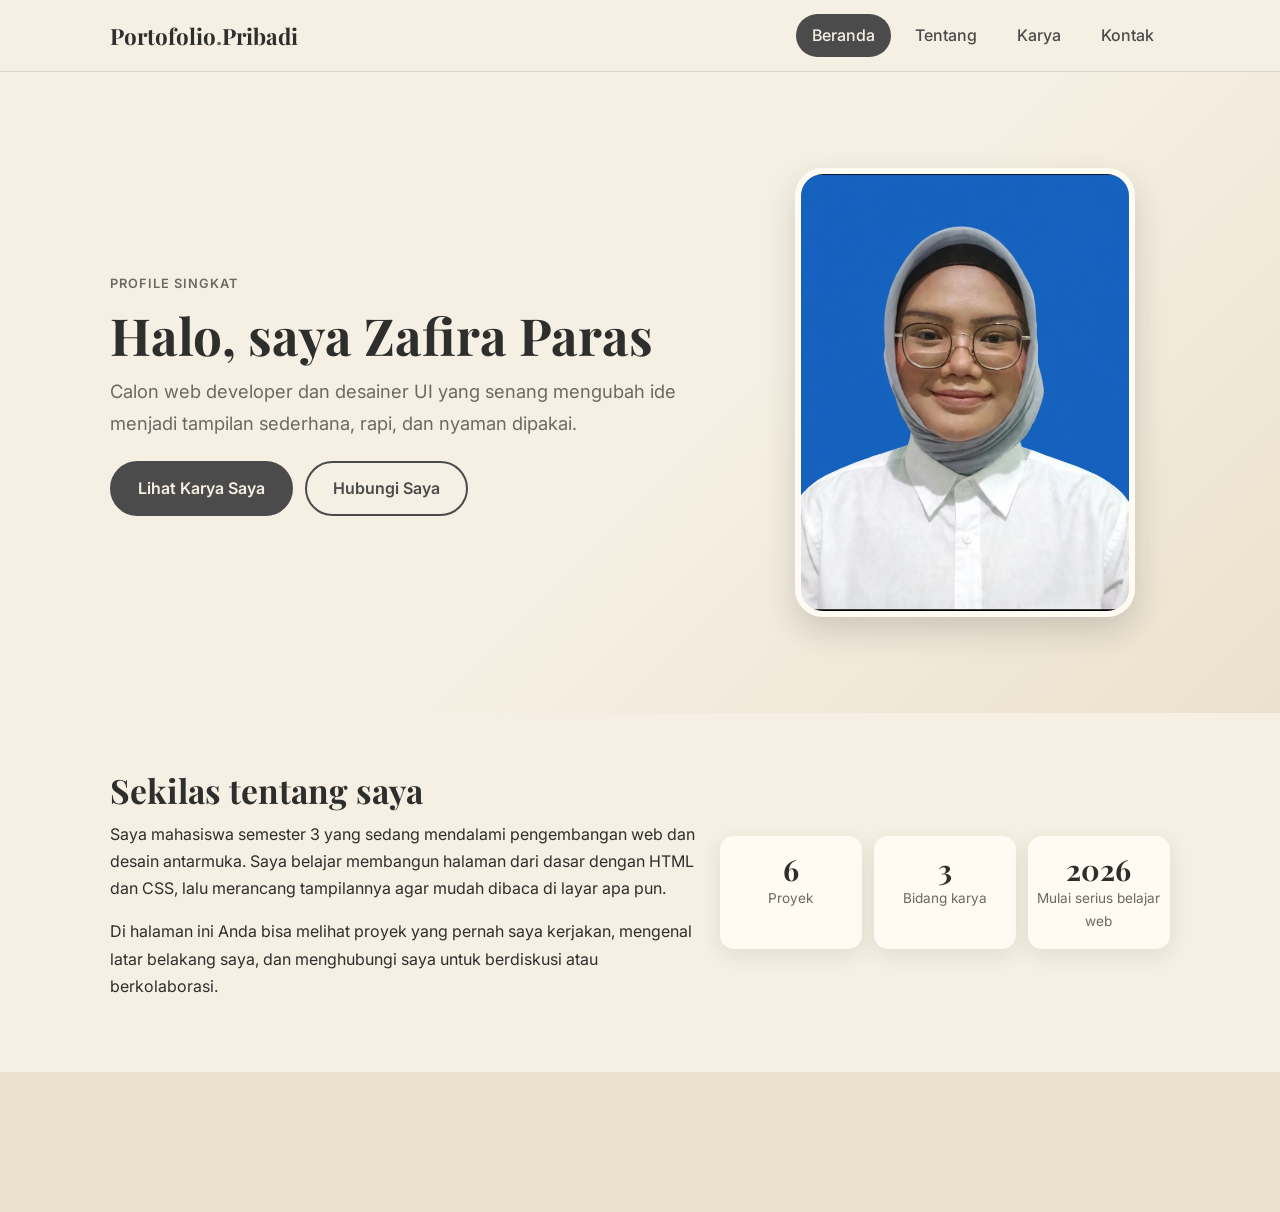
<file: index.html>
<!DOCTYPE html>
<html lang="id">

<head>
  <meta charset="utf-8">
  <meta name="viewport" content="width=device-width, initial-scale=1">
  <meta name="description" content="Portofolio Zafira Paras, calon web developer dan desainer UI.">
  <title>Beranda | Portofolio Zafira Paras</title>
  <link rel="preconnect" href="https://fonts.googleapis.com">
  <link rel="preconnect" href="https://fonts.gstatic.com" crossorigin>
  <link
    href="https://fonts.googleapis.com/css2?family=Inter:wght@400;500;600&amp;family=Playfair+Display:wght@600;700&amp;display=swap"
    rel="stylesheet">
  <link rel="stylesheet" href="css/style.css">
  <script src="js/script.js" defer></script>
</head>

<body>
  <header class="header-situs">
    <div class="wadah header-isi">
      <a class="logo" href="index.html">Portofolio<span>.</span>Pribadi</a>
      <button class="tombol-menu" id="tombol-menu" type="button" aria-expanded="false"
        aria-controls="menu-utama">Menu</button>
      <nav class="navigasi" id="menu-utama" aria-label="Navigasi utama">
        <ul>
          <li><a href="index.html" aria-current="page">Beranda</a></li>
          <li><a href="tentang.html">Tentang</a></li>
          <li><a href="katalog.html">Karya</a></li>
          <li><a href="kontak.html">Kontak</a></li>
        </ul>
      </nav>
    </div>
  </header>

  <main>
    <section class="hero" aria-labelledby="judul-hero">
      <div class="wadah hero-isi">
        <div class="hero-teks">
          <span class="label-kecil">Profile Singkat</span>
          <h1 id="judul-hero">Halo, saya Zafira Paras</h1>
          <p class="tagline">Calon web developer dan desainer UI yang senang mengubah ide menjadi tampilan sederhana,
            rapi, dan nyaman dipakai.</p>
          <div class="kelompok-tombol">
            <a class="tombol tombol-utama" href="katalog.html">Lihat Karya Saya</a>
            <a class="tombol tombol-garis" href="kontak.html">Hubungi Saya</a>
          </div>
        </div>
        <div class="hero-gambar">
          <img src="img/zafira.latarbiru.jpeg" width="600" height="700"
            alt="Ilustrasi potret Zafira Paras dengan latar krem">
        </div>
      </div>
    </section>

    <section class="bagian" aria-labelledby="judul-ringkasan">
      <div class="wadah ringkasan">
        <div>
          <h2 id="judul-ringkasan">Sekilas tentang saya</h2>
          <p>Saya mahasiswa semester 3 yang sedang mendalami pengembangan web dan desain antarmuka. Saya belajar
            membangun halaman dari dasar dengan HTML dan CSS, lalu merancang tampilannya agar mudah dibaca di layar apa
            pun.</p>
          <p>Di halaman ini Anda bisa melihat proyek yang pernah saya kerjakan, mengenal latar belakang saya, dan
            menghubungi saya untuk berdiskusi atau berkolaborasi.</p>
        </div>
        <dl class="fakta">
          <div>
            <dt>6</dt>
            <dd>Proyek</dd>
          </div>
          <div>
            <dt>3</dt>
            <dd>Bidang karya</dd>
          </div>
          <div>
            <dt>2026</dt>
            <dd>Mulai serius belajar web</dd>
          </div>
        </dl>
      </div>
    </section>

    <section class="bagian bagian-gelap" aria-labelledby="judul-unggulan">
      <div class="wadah">
        <div class="judul-bagian">
</file>
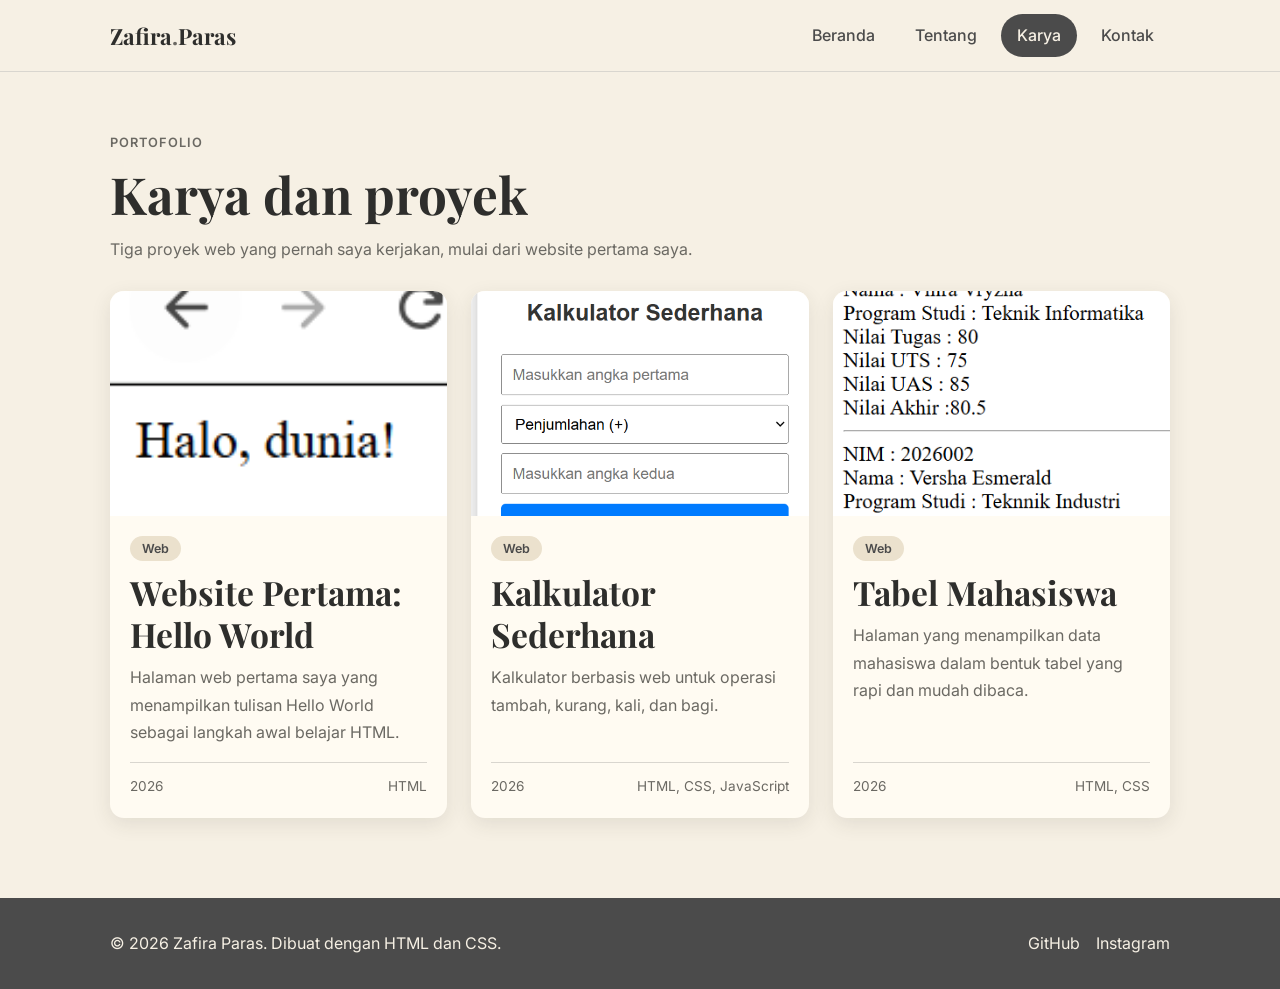
<file: katalog.html>
<!DOCTYPE html>
<html lang="id">

<head>
  <meta charset="utf-8">
  <meta name="viewport" content="width=device-width, initial-scale=1">
  <meta name="description" content="Kumpulan proyek web karya Zafira Paras.">
  <title>Karya dan Proyek | Portofolio Zafira Paras</title>
  <link rel="preconnect" href="https://fonts.googleapis.com">
  <link rel="preconnect" href="https://fonts.gstatic.com" crossorigin>
  <link
    href="https://fonts.googleapis.com/css2?family=Inter:wght@400;500;600&amp;family=Playfair+Display:wght@600;700&amp;display=swap"
    rel="stylesheet">
  <link rel="stylesheet" href="css/style.css">
  <script src="js/script.js" defer></script>
</head>

<body>
  <header class="header-situs">
    <div class="wadah header-isi">
      <a class="logo" href="index.html">Zafira<span>.</span>Paras</a>
      <button class="tombol-menu" id="tombol-menu" type="button" aria-expanded="false"
        aria-controls="menu-utama">Menu</button>
      <nav class="navigasi" id="menu-utama" aria-label="Navigasi utama">
        <ul>
          <li><a href="index.html">Beranda</a></li>
          <li><a href="tentang.html">Tentang</a></li>
          <li><a href="katalog.html" aria-current="page">Karya</a></li>
          <li><a href="kontak.html">Kontak</a></li>
        </ul>
      </nav>
    </div>
  </header>

  <main>
    <section class="bagian" aria-labelledby="judul-katalog">
      <div class="wadah">
        <div class="judul-bagian">
          <span class="label-kecil">Portofolio</span>
          <h1 id="judul-katalog">Karya dan proyek</h1>
          <p>Tiga proyek web yang pernah saya kerjakan, mulai dari website pertama saya.</p>
        </div>

        <div class="grid-katalog" id="daftar-katalog">
          <article class="kartu">
            <div class="kartu-gambar">
              <img src="img/hello.world.png" width="600" height="400" loading="lazy"
                alt="Ilustrasi halaman web sederhana dengan tulisan Hello World">
            </div>
            <div class="kartu-isi">
              <span class="kategori">Web</span>
              <h2 class="judul-kartu">Website Pertama: Hello World</h2>
              <p>Halaman web pertama saya yang menampilkan tulisan Hello World sebagai langkah awal belajar HTML.</p>
              <div class="kartu-meta"><span>2026</span><span>HTML</span></div>
            </div>
          </article>
          <article class="kartu">
            <div class="kartu-gambar">
              <img src="img/kalkulator..png" width="600" height="400" loading="lazy"
                alt="Ilustrasi kalkulator dengan layar angka dan tombol operasi hitung">
            </div>
            <div class="kartu-isi">
              <span class="kategori">Web</span>
              <h2 class="judul-kartu">Kalkulator Sederhana</h2>
              <p>Kalkulator berbasis web untuk operasi tambah, kurang, kali, dan bagi.</p>
              <div class="kartu-meta"><span>2026</span><span>HTML, CSS, JavaScript</span></div>
            </div>
          </article>
          <article class="kartu">
            <div class="kartu-gambar">
              <img src="img/tabel.mahasiswa.png" width="600" height="400" loading="lazy"
                alt="Ilustrasi tabel data mahasiswa dengan kolom nama, NIM, dan jurusan">
            </div>
            <div class="kartu-isi">
              <span class="kategori">Web</span>
              <h2 class="judul-kartu">Tabel Mahasiswa</h2>
              <p>Halaman yang menampilkan data mahasiswa dalam bentuk tabel yang rapi dan mudah dibaca.</p>
              <div class="kartu-meta"><span>2026</span><span>HTML, CSS</span></div>
            </div>
          </article>
        </div>
      </div>
    </section>
  </main>

  <footer class="footer-situs">
    <div class="wadah footer-isi">
      <p>&copy; 2026 Zafira Paras. Dibuat dengan HTML dan CSS.</p>
      <ul class="footer-sosial">
        <li><a href="https://github.com/">GitHub</a></li>
        <li><a href="https://www.instagram.com/">Instagram</a></li>
      </ul>
    </div>
  </footer>
</body>

</html>
</file>
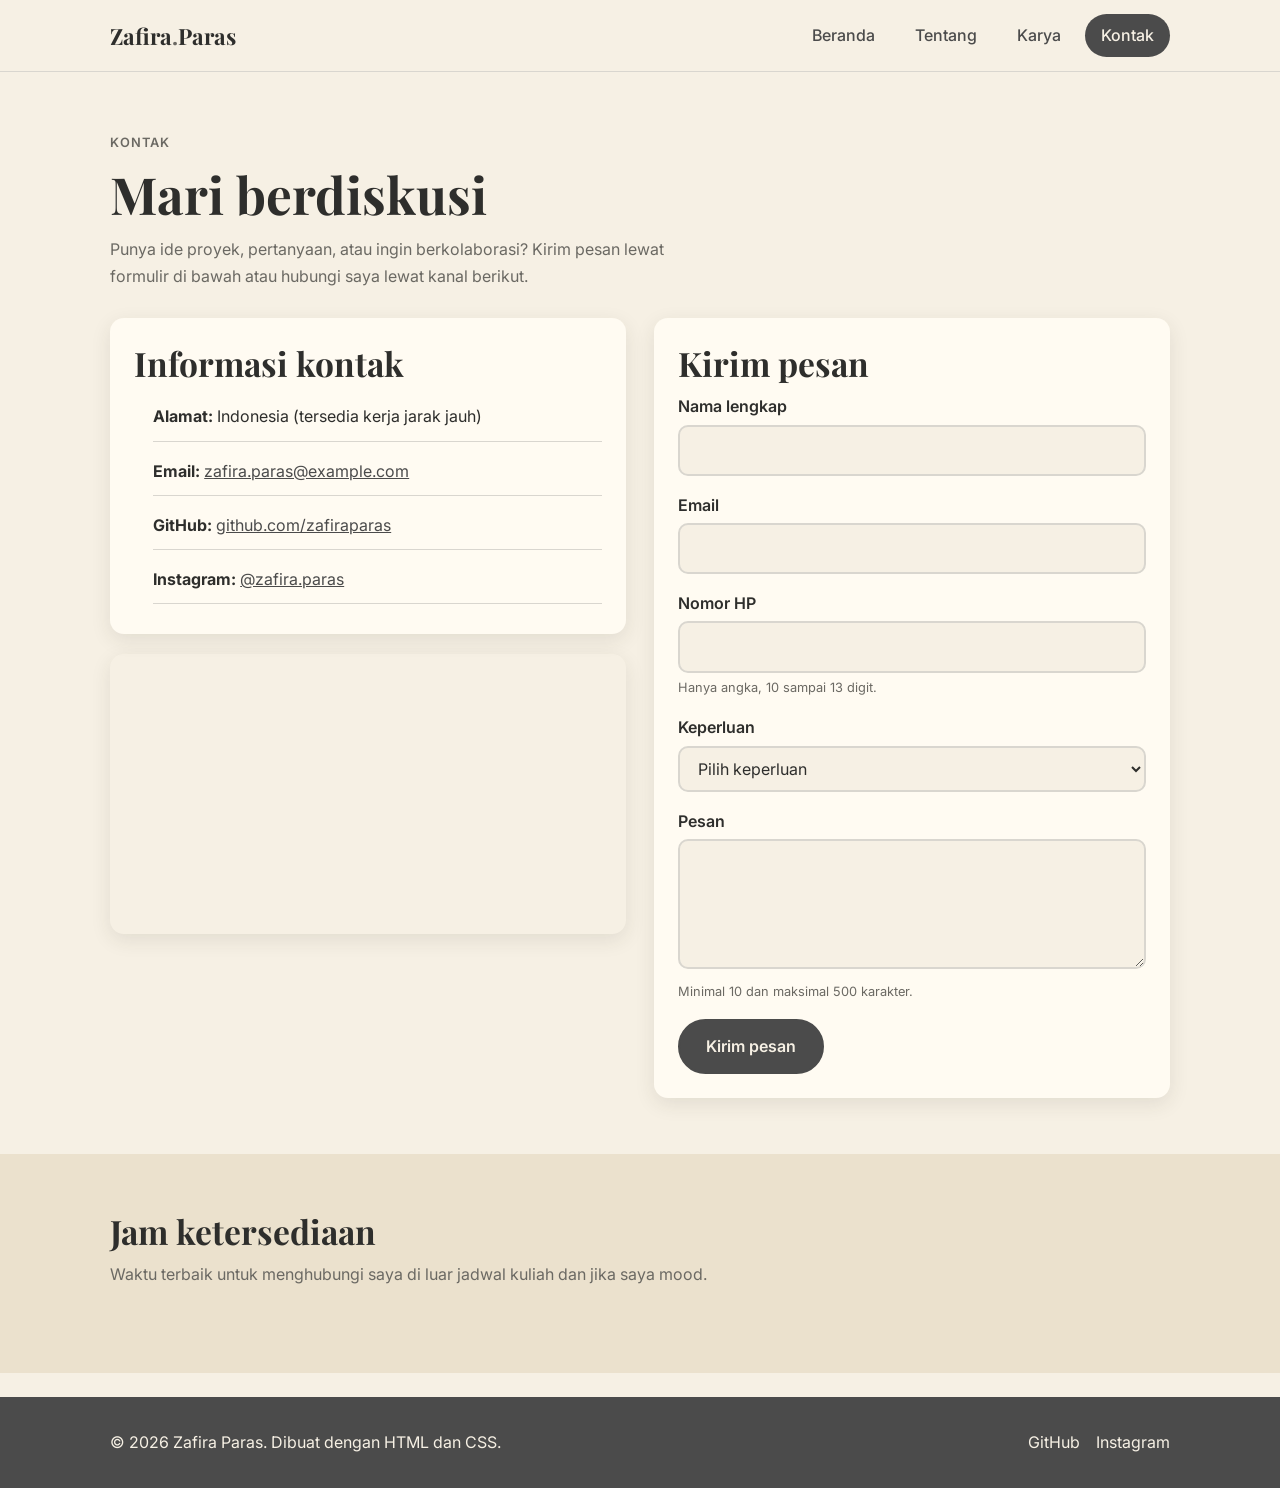
<file: kontak.html>
<!DOCTYPE html>
<html lang="id">

<head>
  <meta charset="utf-8">
  <meta name="viewport" content="width=device-width, initial-scale=1">
  <meta name="description" content="Hubungi Zafira Paras untuk kolaborasi proyek web dan desain.">
  <title>Kontak | Portofolio Zafira Paras</title>
  <link rel="preconnect" href="https://fonts.googleapis.com">
  <link rel="preconnect" href="https://fonts.gstatic.com" crossorigin>
  <link
    href="https://fonts.googleapis.com/css2?family=Inter:wght@400;500;600&amp;family=Playfair+Display:wght@600;700&amp;display=swap"
    rel="stylesheet">
  <link rel="stylesheet" href="css/style.css">
  <script src="js/script.js" defer></script>
</head>

<body>
  <header class="header-situs">
    <div class="wadah header-isi">
      <a class="logo" href="index.html">Zafira<span>.</span>Paras</a>
      <button class="tombol-menu" id="tombol-menu" type="button" aria-expanded="false"
        aria-controls="menu-utama">Menu</button>
      <nav class="navigasi" id="menu-utama" aria-label="Navigasi utama">
        <ul>
          <li><a href="index.html">Beranda</a></li>
          <li><a href="tentang.html">Tentang</a></li>
          <li><a href="katalog.html">Karya</a></li>
          <li><a href="kontak.html" aria-current="page">Kontak</a></li>
        </ul>
      </nav>
    </div>
  </header>

  <main>
    <section class="bagian" aria-labelledby="judul-kontak">
      <div class="wadah">
        <div class="judul-bagian">
          <span class="label-kecil">Kontak</span>
          <h1 id="judul-kontak">Mari berdiskusi</h1>
          <p>Punya ide proyek, pertanyaan, atau ingin berkolaborasi? Kirim pesan lewat formulir di bawah atau hubungi
            saya lewat kanal berikut.</p>
        </div>

        <div class="kontak-grid">
          <div>
            <article class="panel">
              <h2>Informasi kontak</h2>
              <ul class="daftar-kontak">
                <li><strong>Alamat:</strong> Indonesia (tersedia kerja jarak jauh)</li>
                <li><strong>Email:</strong> <a href="mailto:zafira.paras@example.com">zafira.paras@example.com</a></li>
                <li><strong>GitHub:</strong> <a href="https://github.com/">github.com/zafiraparas</a></li>
                <li><strong>Instagram:</strong> <a href="https://www.instagram.com/">@zafira.paras</a></li>
              </ul>
            </article>

            <div class="peta">
              <iframe title="Peta lokasi Indonesia" src="https://www.google.com/maps?q=Indonesia&amp;output=embed"
                loading="lazy" referrerpolicy="no-referrer-when-downgrade"></iframe>
            </div>
          </div>

          <div>
            <form class="formulir" id="form-kontak" action="kontak.html" method="get">
              <h2>Kirim pesan</h2>

              <div class="kolom">
                <label for="nama">Nama lengkap</label>
                <input type="text" id="nama" name="nama" required minlength="3" maxlength="60" autocomplete="name"
                  aria-describedby="error-nama">
                <p class="pesan-error" id="error-nama"></p>
              </div>

              <div class="kolom">
                <label for="email">Email</label>
                <input type="email" id="email" name="email" required autocomplete="email"
                  aria-describedby="error-email">
                <p class="pesan-error" id="error-email"></p>
              </div>

              <div class="kolom">
                <label for="hp">Nomor HP</label>
                <input type="tel" id="hp" name="hp" required pattern="[0-9]{10,13}"
                  title="Isi 10 sampai 13 digit angka, tanpa spasi atau tanda hubung" autocomplete="tel"
                  aria-describedby="petunjuk-hp error-hp">
                <p class="petunjuk" id="petunjuk-hp">Hanya angka, 10 sampai 13 digit.</p>
                <p class="pesan-error" id="error-hp"></p>
              </div>

              <div class="kolom">
                <label for="keperluan">Keperluan</label>
                <select id="keperluan" name="keperluan" required aria-describedby="error-keperluan">
                  <option value="">Pilih keperluan</option>
                  <option value="proyek-web">Proyek website</option>
                  <option value="desain-ui">Desain UI</option>
                  <option value="kolaborasi">Ajakan kolaborasi</option>
                  <option value="lainnya">Lainnya</option>
                </select>
                <p class="pesan-error" id="error-keperluan"></p>
              </div>

              <div class="kolom">
                <label for="pesan">Pesan</label>
                <textarea id="pesan" name="pesan" required minlength="10" maxlength="500"
                  aria-describedby="petunjuk-pesan error-pesan"></textarea>
                <p class="petunjuk" id="petunjuk-pesan">Minimal 10 dan maksimal 500 karakter.</p>
                <p class="pesan-error" id="error-pesan"></p>
              </div>

              <button class="tombol tombol-utama" type="submit">Kirim pesan</button>
              <p class="pesan-sukses" id="pesan-sukses" role="status" hidden></p>
            </form>
          </div>
        </div>
      </div>
    </section>

    <section class="bagian bagian-gelap" aria-labelledby="judul-jam">
      <div class="wadah">
        <div class="judul-bagian">
          <h2 id="judul-jam">Jam ketersediaan</h2>
          <p>Waktu terbaik untuk menghubungi saya di luar jadwal kuliah dan jika saya mood.</p>
        </div>
        <div class="bungkus-tabel">
        </div>
      </div>
    </section>
  </main>

  <footer class="footer-situs">
    <div class="wadah footer-isi">
      <p>&copy; 2026 Zafira Paras. Dibuat dengan HTML dan CSS.</p>
      <ul class="footer-sosial">
        <li><a href="https://github.com/">GitHub</a></li>
        <li><a href="https://www.instagram.com/">Instagram</a></li>
      </ul>
    </div>
  </footer>
</body>

</html>
</file>
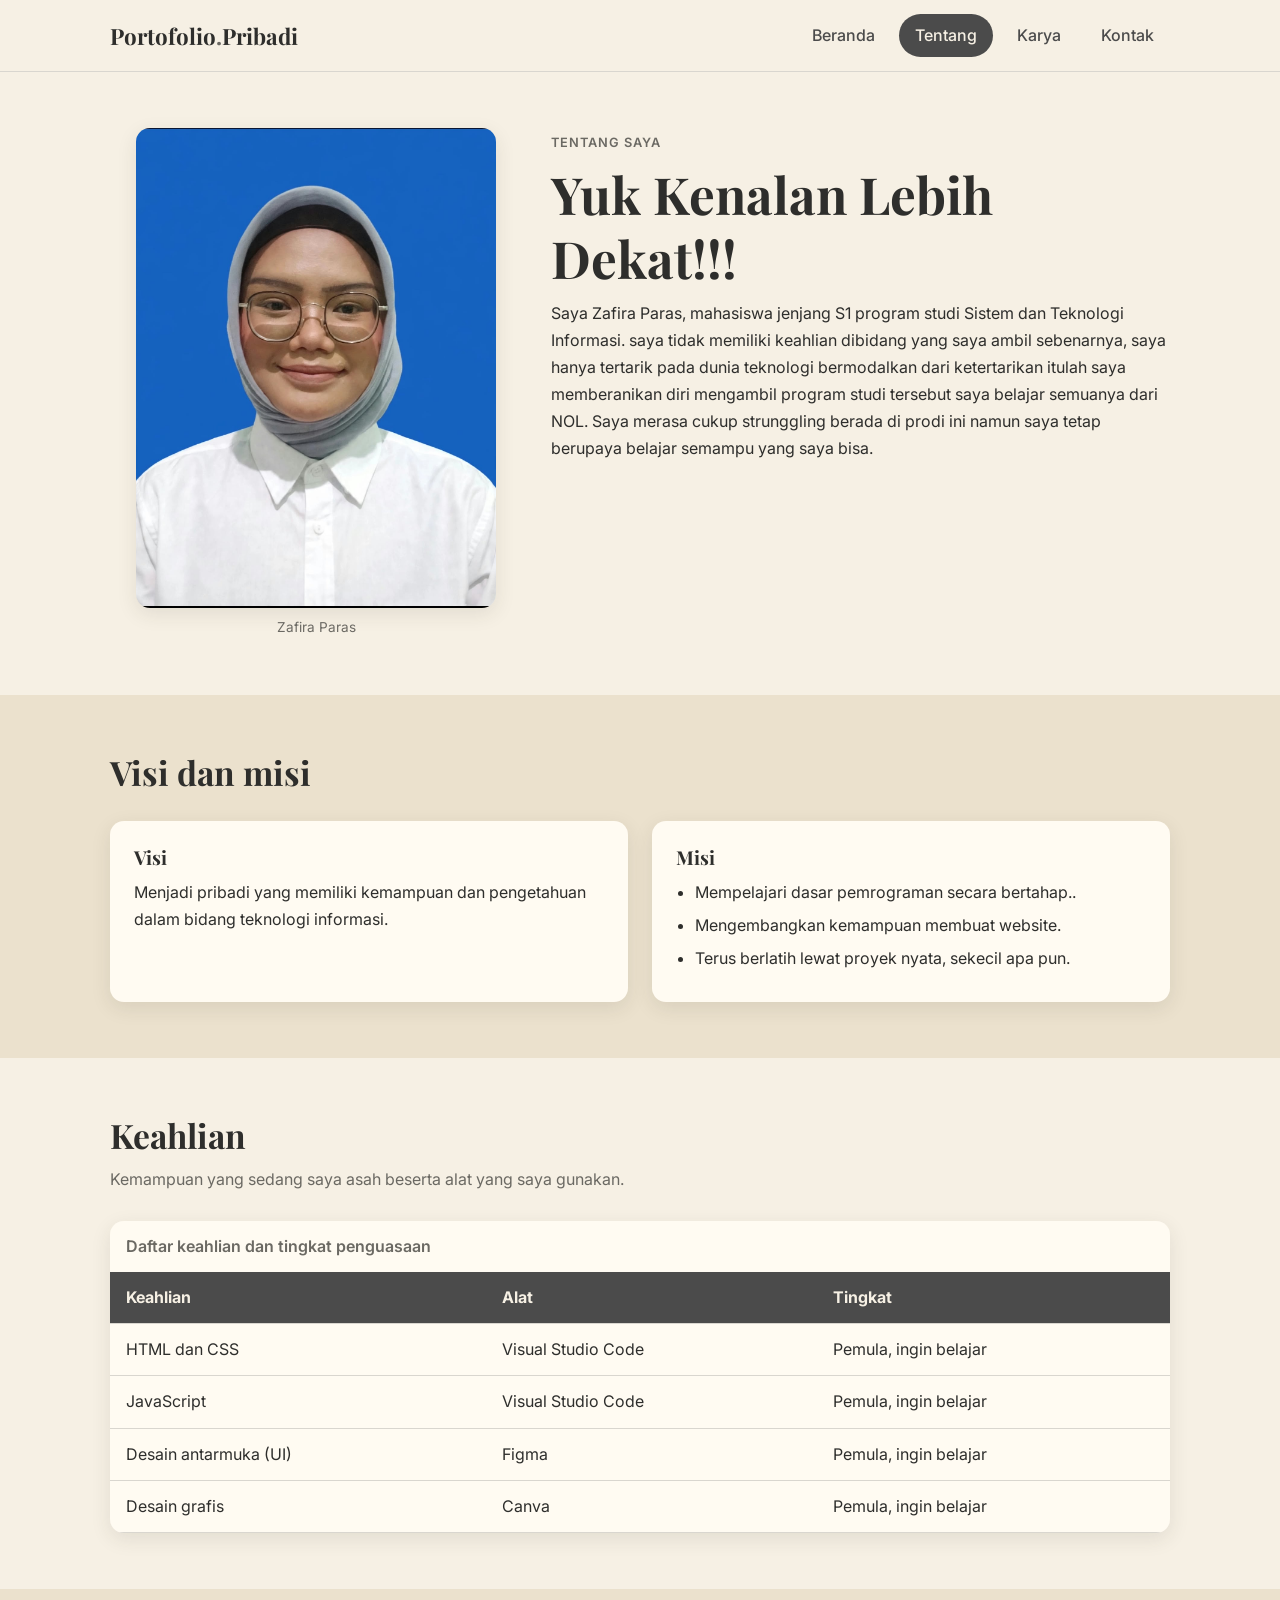
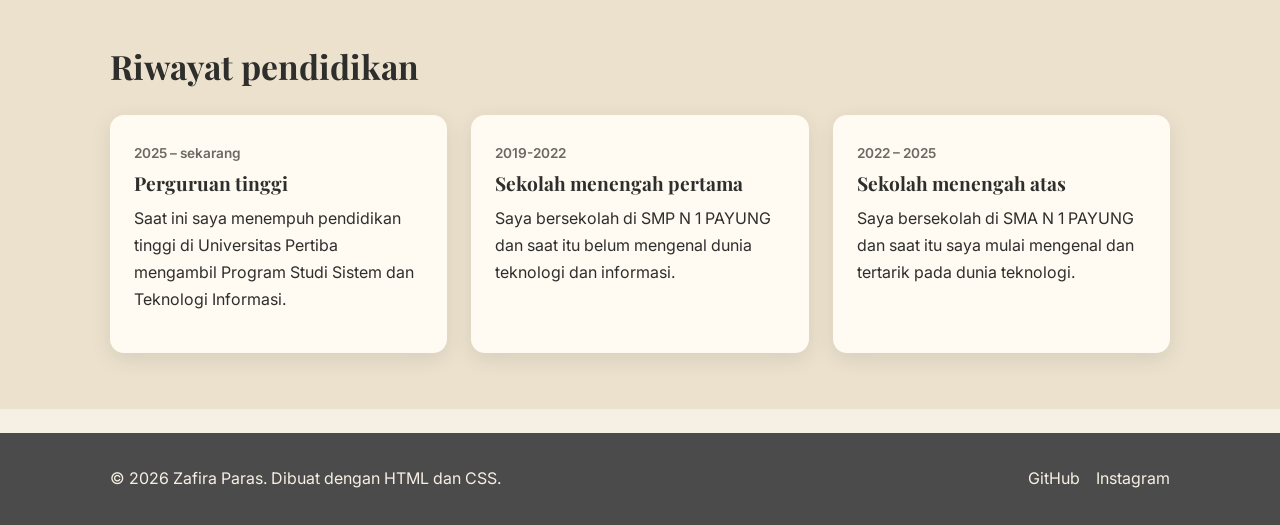
<file: tentang.html>
<!DOCTYPE html>
<html lang="id">

<head>
  <meta charset="utf-8">
  <meta name="viewport" content="width=device-width, initial-scale=1">
  <meta name="description" content="Profil, visi, keahlian, dan riwayat pendidikan Zafira Paras.">
  <title>Tentang Saya | Portofolio Zafira Paras</title>
  <link rel="preconnect" href="https://fonts.googleapis.com">
  <link rel="preconnect" href="https://fonts.gstatic.com" crossorigin>
  <link
    href="https://fonts.googleapis.com/css2?family=Inter:wght@400;500;600&amp;family=Playfair+Display:wght@600;700&amp;display=swap"
    rel="stylesheet">
  <link rel="stylesheet" href="css/style.css">
  <script src="js/script.js" defer></script>
</head>

<body>
  <header class="header-situs">
    <div class="wadah header-isi">
      <a class="logo" href="index.html">Portofolio<span>.</span>Pribadi</a>
      <button class="tombol-menu" id="tombol-menu" type="button" aria-expanded="false"
        aria-controls="menu-utama">Menu</button>
      <nav class="navigasi" id="menu-utama" aria-label="Navigasi utama">
        <ul>
          <li><a href="index.html">Beranda</a></li>
          <li><a href="tentang.html" aria-current="page">Tentang</a></li>
          <li><a href="katalog.html">Karya</a></li>
          <li><a href="kontak.html">Kontak</a></li>
        </ul>
      </nav>
    </div>
  </header>

  <main>
    <section class="bagian" aria-labelledby="judul-tentang">
      <div class="wadah profil">
        <figure>
          <img src="img/zafira.latarbiru.jpeg" width="600" height="700"
            alt="Ilustrasi potret Zafira Paras dengan latar krem">
          <figcaption>Zafira Paras</figcaption>
        </figure>
        <div>
          <span class="label-kecil">Tentang saya</span>
          <h1 id="judul-tentang"> Yuk Kenalan Lebih Dekat!!!</h1>
          <p>Saya Zafira Paras, mahasiswa jenjang S1 program studi Sistem dan Teknologi Informasi. saya tidak memiliki
            keahlian dibidang
            yang saya ambil sebenarnya, saya hanya tertarik pada dunia teknologi bermodalkan dari ketertarikan itulah
            saya memberanikan diri mengambil program studi tersebut
            saya belajar semuanya dari NOL. Saya merasa cukup strunggling berada di prodi ini namun saya tetap berupaya
            belajar semampu yang saya bisa.
          </p>

        </div>
      </div>
    </section>

    <section class="bagian bagian-gelap" aria-labelledby="judul-visi">
      <div class="wadah">
        <div class="judul-bagian">
          <h2 id="judul-visi">Visi dan misi</h2>
        </div>
        <div class="dua-kolom">
          <article class="panel">
            <h3>Visi</h3>
            <p>Menjadi pribadi yang memiliki kemampuan dan pengetahuan dalam bidang teknologi informasi.</p>
          </article>
          <article class="panel">
            <h3>Misi</h3>
            <ul>
              <li>Mempelajari dasar pemrograman secara bertahap..</li>
              <li>Mengembangkan kemampuan membuat website.</li>
              <li>Terus berlatih lewat proyek nyata, sekecil apa pun.</li>
            </ul>
          </article>
        </div>
      </div>
    </section>

    <section class="bagian" aria-labelledby="judul-keahlian">
      <div class="wadah">
        <div class="judul-bagian">
          <h2 id="judul-keahlian">Keahlian</h2>
          <p>Kemampuan yang sedang saya asah beserta alat yang saya gunakan.</p>
        </div>
        <div class="bungkus-tabel">
          <table>
            <caption>Daftar keahlian dan tingkat penguasaan</caption>
            <thead>
              <tr>
                <th scope="col">Keahlian</th>
                <th scope="col">Alat</th>
                <th scope="col">Tingkat</th>
              </tr>
            </thead>
            <tbody>
              <tr>
                <td>HTML dan CSS</td>
                <td>Visual Studio Code</td>
                <td>Pemula, ingin belajar</td>
              </tr>
              <tr>
                <td>JavaScript</td>
                <td>Visual Studio Code</td>
                <td>Pemula, ingin belajar</td>
              </tr>
              <tr>
                <td>Desain antarmuka (UI)</td>
                <td>Figma</td>
                <td>Pemula, ingin belajar</td>
              </tr>
              <tr>
                <td>Desain grafis</td>
                <td>Canva</td>
                <td>Pemula, ingin belajar</td>
              </tr>
            </tbody>
          </table>
        </div>
      </div>
    </section>

    <section class="bagian bagian-gelap" aria-labelledby="judul-pendidikan">
      <div class="wadah">
        <div class="judul-bagian">
          <h2 id="judul-pendidikan">Riwayat pendidikan</h2>
        </div>
        <div class="dua-kolom tiga-kolom">
          <article class="panel">
            <span class="tahun">2025 &ndash; sekarang</span>
            <h3>Perguruan tinggi</h3>
            <p>Saat ini saya menempuh pendidikan tinggi di Universitas Pertiba mengambil Program Studi Sistem dan
              Teknologi Informasi.</p>
          </article>
          <article class="panel">
            <span class="tahun">2019-2022</span>
            <h3>Sekolah menengah pertama</h3>
            <p>Saya bersekolah di SMP N 1 PAYUNG dan saat itu belum mengenal dunia teknologi dan informasi.</p>
          </article>
          <article class="panel">
            <span class="tahun">2022 &ndash; 2025</span>
            <h3>Sekolah menengah atas</h3>
            <p>Saya bersekolah di SMA N 1 PAYUNG dan saat itu saya mulai mengenal dan tertarik pada dunia teknologi.
            </p>
          </article>
        </div>
      </div>
    </section>
  </main>

  <footer class="footer-situs">
    <div class="wadah footer-isi">
      <p>&copy; 2026 Zafira Paras. Dibuat dengan HTML dan CSS.</p>
      <ul class="footer-sosial">
        <li><a href="https://github.com/">GitHub</a></li>
        <li><a href="https://www.instagram.com/">Instagram</a></li>
      </ul>
    </div>
  </footer>
</body>

</html>
</file>
<file: css/style.css>
/* ==========================================================
   Portofolio Zafira Paras - style.css
   Palet: abu-abu + cream
   ========================================================== */

/* ---------- Variabel ---------- */
:root {
  --warna-utama: #4b4b4b;
  --warna-gelap: #2e2e2c;
  --warna-abu: #6b6963;
  --warna-abu-muda: #d9d6cf;
  --warna-krem: #f6f0e4;
  --warna-krem-tua: #ebe1cd;
  --warna-kartu: #fffbf2;
  --radius: 14px;
  --bayangan: 0 6px 20px rgba(46, 46, 44, 0.1);
  --bayangan-besar: 0 14px 32px rgba(46, 46, 44, 0.18);
  --transisi: 0.25s ease;
  --font-judul: "Playfair Display", Georgia, serif;
  --font-isi: "Inter", system-ui, -apple-system, "Segoe UI", sans-serif;
}

/* ---------- Reset dasar ---------- */
*,
*::before,
*::after {
  box-sizing: border-box;
}

html {
  scroll-behavior: smooth;
}

body {
  margin: 0;
  font-family: var(--font-isi);
  font-size: 1rem;
  line-height: 1.7;
  color: var(--warna-gelap);
  background-color: var(--warna-krem);
}

img {
  display: block;
  max-width: 100%;
  height: auto;
}

h1,
h2,
h3 {
  font-family: var(--font-judul);
  line-height: 1.25;
  color: var(--warna-gelap);
  margin: 0 0 0.6rem;
}

h1 { font-size: clamp(2rem, 5vw, 3.2rem); }
h2 { font-size: clamp(1.5rem, 3vw, 2.1rem); }
h3 { font-size: 1.2rem; }

p { margin: 0 0 1rem; }

a {
  color: var(--warna-utama);
  transition: color var(--transisi);
}

a:hover { color: var(--warna-gelap); }

[hidden] { display: none !important; }

.wadah {
  width: 100%;
  max-width: 1100px;
  margin: 0 auto;
  padding: 0 20px;
}

.bagian { padding: 56px 0; }
.bagian-gelap { background-color: var(--warna-krem-tua); }

.judul-bagian { margin-bottom: 28px; }

.judul-bagian p {
  color: var(--warna-abu);
  max-width: 60ch;
  margin-bottom: 0;
}

.label-kecil {
  display: inline-block;
  font-size: 0.8rem;
  font-weight: 600;
  letter-spacing: 0.08em;
  text-transform: uppercase;
  color: var(--warna-abu);
  margin-bottom: 0.5rem;
}

/* ---------- Header & navigasi (flexbox) ---------- */
.header-situs {
  position: sticky;
  top: 0;
  z-index: 10;
  background-color: var(--warna-krem);
  border-bottom: 1px solid var(--warna-abu-muda);
}

.header-isi {
  display: flex;
  align-items: center;
  justify-content: space-between;
  gap: 16px;
  padding-top: 14px;
  padding-bottom: 14px;
}

.logo {
  font-family: var(--font-judul);
  font-size: 1.4rem;
  font-weight: 700;
  text-decoration: none;
  color: var(--warna-gelap);
}

.logo span { color: var(--warna-abu); }

.navigasi ul {
  display: flex;
  gap: 8px;
  margin: 0;
  padding: 0;
  list-style: none;
}

.navigasi a {
  display: block;
  padding: 8px 16px;
  border-radius: 999px;
  text-decoration: none;
  font-weight: 500;
  color: var(--warna-utama);
  transition: background-color var(--transisi), color var(--transisi);
}

.navigasi a:hover,
.navigasi a[aria-current="page"] {
  background-color: var(--warna-utama);
  color: var(--warna-krem);
}

/* Tombol hamburger: hanya tampil bila JavaScript aktif dan layar HP */
.tombol-menu {
  display: none;
  font: inherit;
  font-weight: 600;
  padding: 8px 16px;
  border: 2px solid var(--warna-utama);
  border-radius: 999px;
  background: transparent;
  color: var(--warna-utama);
  cursor: pointer;
  transition: background-color var(--transisi), color var(--transisi);
}

.tombol-menu:hover {
  background-color: var(--warna-utama);
  color: var(--warna-krem);
}

/* ---------- Tombol ---------- */
.tombol {
  display: inline-block;
  padding: 12px 26px;
  border: 2px solid var(--warna-utama);
  border-radius: 999px;
  font: inherit;
  font-weight: 600;
  text-decoration: none;
  cursor: pointer;
  transition: transform var(--transisi), background-color var(--transisi),
    color var(--transisi), box-shadow var(--transisi);
}

.tombol-utama {
  background-color: var(--warna-utama);
  color: var(--warna-krem);
}

.tombol-garis {
  background-color: transparent;
  color: var(--warna-utama);
}

.tombol:hover {
  transform: translateY(-3px);
  box-shadow: var(--bayangan);
}

.tombol-utama:hover {
  background-color: var(--warna-gelap);
  color: var(--warna-krem);
}

.tombol-garis:hover {
  background-color: var(--warna-krem-tua);
  color: var(--warna-gelap);
}

.kelompok-tombol {
  display: flex;
  flex-wrap: wrap;
  gap: 12px;
  margin-top: 1.4rem;
}

/* ---------- Hero ---------- */
.hero {
  padding: 64px 0;
  background: linear-gradient(135deg, var(--warna-krem) 55%, var(--warna-krem-tua) 100%);
}

.hero-isi {
  display: grid;
  grid-template-columns: 1fr;
  gap: 36px;
  align-items: center;
}

.hero-teks { animation: naik 0.8s ease both; }

.hero-teks .tagline {
  font-size: 1.15rem;
  color: var(--warna-abu);
  max-width: 48ch;
}

.hero-gambar {
  justify-self: center;
  width: 100%;
  max-width: 340px;
  animation: mengambang 5s ease-in-out infinite;
}

.hero-gambar img {
  width: 100%;
  border-radius: 28px;
  box-shadow: var(--bayangan-besar);
  border: 6px solid var(--warna-kartu);
}

/* ---------- Animasi ---------- */
@keyframes naik {
  from {
    opacity: 0;
    transform: translateY(24px);
  }
  to {
    opacity: 1;
    transform: translateY(0);
  }
}

@keyframes mengambang {
  0%,
  100% { transform: translateY(0); }
  50% { transform: translateY(-10px); }
}

/* ---------- Ringkasan ---------- */
.ringkasan {
  display: grid;
  grid-template-columns: 1fr;
  gap: 24px;
  align-items: center;
}

.fakta {
  display: grid;
  grid-template-columns: repeat(3, 1fr);
  gap: 12px;
  margin: 0;
}

.fakta div {
  background-color: var(--warna-kartu);
  border-radius: var(--radius);
  padding: 16px 8px;
  text-align: center;
  box-shadow: var(--bayangan);
}

.fakta dt {
  font-family: var(--font-judul);
  font-size: 1.8rem;
  font-weight: 700;
  line-height: 1.2;
}

.fakta dd {
  margin: 0;
  font-size: 0.85rem;
  color: var(--warna-abu);
}

/* ---------- Kartu & grid katalog (CSS grid) ---------- */
.grid-katalog {
  display: grid;
  grid-template-columns: repeat(2, 1fr);
  gap: 24px;
}

.kartu {
  display: flex;
  flex-direction: column;
  overflow: hidden;
  background-color: var(--warna-kartu);
  border-radius: var(--radius);
  box-shadow: var(--bayangan);
  transition: transform var(--transisi), box-shadow var(--transisi);
}

.kartu:hover {
  transform: translateY(-6px);
  box-shadow: var(--bayangan-besar);
}

.kartu-gambar { overflow: hidden; }

.kartu-gambar img {
  width: 100%;
  aspect-ratio: 3 / 2;
  object-fit: cover;
  transition: transform 0.4s ease;
}

.kartu:hover .kartu-gambar img { transform: scale(1.06); }

.kartu-isi {
  display: flex;
  flex-direction: column;
  flex: 1;
  padding: 20px;
}

.kartu-isi p {
  color: var(--warna-abu);
  flex: 1;
}

.kategori {
  align-self: flex-start;
  padding: 2px 12px;
  margin-bottom: 10px;
  border-radius: 999px;
  background-color: var(--warna-krem-tua);
  font-size: 0.78rem;
  font-weight: 600;
  color: var(--warna-utama);
}

.kartu-meta {
  display: flex;
  justify-content: space-between;
  gap: 8px;
  padding-top: 12px;
  border-top: 1px solid var(--warna-abu-muda);
  font-size: 0.85rem;
  color: var(--warna-abu);
}

.tengah { text-align: center; margin-top: 32px; }

/* ---------- Kontrol katalog (bonus JS) ---------- */
.kontrol-katalog {
  display: grid;
  grid-template-columns: repeat(3, 1fr);
  gap: 14px;
  margin-bottom: 12px;
  padding: 18px;
  background-color: var(--warna-kartu);
  border-radius: var(--radius);
  box-shadow: var(--bayangan);
}

.kontrol-katalog label {
  display: block;
  margin-bottom: 4px;
  font-size: 0.85rem;
  font-weight: 600;
}

.jumlah-hasil {
  margin-bottom: 18px;
  font-size: 0.9rem;
  color: var(--warna-abu);
}

.kosong {
  grid-column: 1 / -1;
  padding: 32px;
  text-align: center;
  color: var(--warna-abu);
}

/* ---------- Halaman Tentang ---------- */
.profil {
  display: grid;
  grid-template-columns: 1fr;
  gap: 28px;
  align-items: start;
}

.profil figure { margin: 0; }

.profil img {
  width: 100%;
  max-width: 360px;
  margin: 0 auto;
  border-radius: var(--radius);
  box-shadow: var(--bayangan);
}

.profil figcaption {
  margin-top: 8px;
  text-align: center;
  font-size: 0.85rem;
  color: var(--warna-abu);
}

.dua-kolom {
  display: grid;
  grid-template-columns: 1fr;
  gap: 24px;
}

.panel {
  padding: 24px;
  background-color: var(--warna-kartu);
  border-radius: var(--radius);
  box-shadow: var(--bayangan);
  transition: transform var(--transisi), box-shadow var(--transisi);
}

.panel:hover {
  transform: translateY(-4px);
  box-shadow: var(--bayangan-besar);
}

.panel ul { margin: 0; padding-left: 1.2rem; }
.panel li { margin-bottom: 6px; }

.tahun {
  display: inline-block;
  margin-bottom: 6px;
  font-size: 0.85rem;
  font-weight: 600;
  color: var(--warna-abu);
}

/* ---------- Tabel ---------- */
.bungkus-tabel {
  overflow-x: auto;
  border-radius: var(--radius);
  box-shadow: var(--bayangan);
}

table {
  width: 100%;
  border-collapse: collapse;
  background-color: var(--warna-kartu);
}

caption {
  padding: 12px 16px;
  text-align: left;
  font-weight: 600;
  color: var(--warna-abu);
  background-color: var(--warna-kartu);
}

th,
td {
  padding: 12px 16px;
  text-align: left;
  border-bottom: 1px solid var(--warna-abu-muda);
}

thead th {
  background-color: var(--warna-utama);
  color: var(--warna-krem);
}

tbody tr { transition: background-color var(--transisi); }
tbody tr:hover { background-color: var(--warna-krem-tua); }

/* ---------- Halaman Kontak ---------- */
.kontak-grid {
  display: grid;
  grid-template-columns: 1fr;
  gap: 28px;
  align-items: start;
}

.daftar-kontak {
  margin: 0;
  padding: 0;
  list-style: none;
}

.daftar-kontak li {
  padding: 10px 0;
  border-bottom: 1px solid var(--warna-abu-muda);
}

.peta {
  margin-top: 20px;
  overflow: hidden;
  border-radius: var(--radius);
  box-shadow: var(--bayangan);
}

.peta iframe {
  display: block;
  width: 100%;
  height: 280px;
  border: 0;
}

/* ---------- Formulir ---------- */
.formulir {
  padding: 24px;
  background-color: var(--warna-kartu);
  border-radius: var(--radius);
  box-shadow: var(--bayangan);
}

.kolom { margin-bottom: 16px; }

.kolom label {
  display: block;
  margin-bottom: 4px;
  font-weight: 600;
}

input,
select,
textarea {
  width: 100%;
  padding: 10px 14px;
  border: 2px solid var(--warna-abu-muda);
  border-radius: 10px;
  font: inherit;
  color: var(--warna-gelap);
  background-color: var(--warna-krem);
  transition: border-color var(--transisi), box-shadow var(--transisi);
}

input:focus,
select:focus,
textarea:focus {
  outline: none;
  border-color: var(--warna-utama);
  box-shadow: 0 0 0 4px rgba(75, 75, 75, 0.15);
}

textarea { min-height: 130px; resize: vertical; }

.petunjuk {
  margin: 4px 0 0;
  font-size: 0.8rem;
  color: var(--warna-abu);
}

.pesan-error {
  min-height: 0;
  margin: 4px 0 0;
  font-size: 0.85rem;
  font-weight: 500;
  color: #9a3b32;
}

.kolom-salah input,
.kolom-salah select,
.kolom-salah textarea { border-color: #9a3b32; }

.pesan-sukses {
  margin-top: 16px;
  padding: 14px 18px;
  border-left: 5px solid var(--warna-utama);
  border-radius: 10px;
  background-color: var(--warna-krem-tua);
  font-weight: 500;
}

/* ---------- Footer ---------- */
.footer-situs {
  margin-top: 24px;
  padding: 32px 0;
  background-color: var(--warna-utama);
  color: var(--warna-krem);
}

.footer-isi {
  display: flex;
  flex-wrap: wrap;
  align-items: center;
  justify-content: space-between;
  gap: 12px;
}

.footer-isi p { margin: 0; }

.footer-sosial {
  display: flex;
  gap: 16px;
  margin: 0;
  padding: 0;
  list-style: none;
}

.footer-sosial a {
  color: var(--warna-krem);
  text-decoration: none;
  border-bottom: 1px solid transparent;
  transition: border-color var(--transisi);
}

.footer-sosial a:hover {
  color: var(--warna-krem);
  border-bottom-color: var(--warna-krem);
}

/* ---------- Desktop (>= 992px) ---------- */
@media (min-width: 992px) {
  .hero { padding: 96px 0; }

  .hero-isi { grid-template-columns: 1.2fr 0.8fr; }

  .ringkasan { grid-template-columns: 1.3fr 1fr; }

  .grid-katalog { grid-template-columns: repeat(3, 1fr); }

  .profil { grid-template-columns: 0.8fr 1.2fr; }

  .dua-kolom { grid-template-columns: repeat(2, 1fr); }

  .tiga-kolom { grid-template-columns: repeat(3, 1fr); }

  .kontak-grid { grid-template-columns: 1fr 1fr; }
}

/* ---------- Tampilan HP (<= 600px) ---------- */
@media (max-width: 600px) {
  .bagian { padding: 40px 0; }

  .header-isi {
    flex-direction: column;
    align-items: flex-start;
    gap: 10px;
  }

  .navigasi { width: 100%; }

  .navigasi ul {
    flex-direction: column;
    gap: 4px;
  }

  .navigasi a { padding: 10px 14px; }

  /* Bila JavaScript aktif: menu hamburger */
  .js .header-isi {
    flex-direction: row;
    flex-wrap: wrap;
    align-items: center;
  }

  .js .tombol-menu { display: inline-block; }

  .js .navigasi { display: none; }

  .js .navigasi.terbuka { display: block; }

  .grid-katalog { grid-template-columns: 1fr; }

  .kontrol-katalog { grid-template-columns: 1fr; }

  .fakta dt { font-size: 1.4rem; }

  .kelompok-tombol .tombol { width: 100%; text-align: center; }

  .footer-isi { flex-direction: column; align-items: flex-start; }
}

/* ---------- Hormati preferensi kurangi gerakan ---------- */
@media (prefers-reduced-motion: reduce) {
  *,
  *::before,
  *::after {
    animation: none !important;
    transition: none !important;
    scroll-behavior: auto !important;
  }
}
</file>
